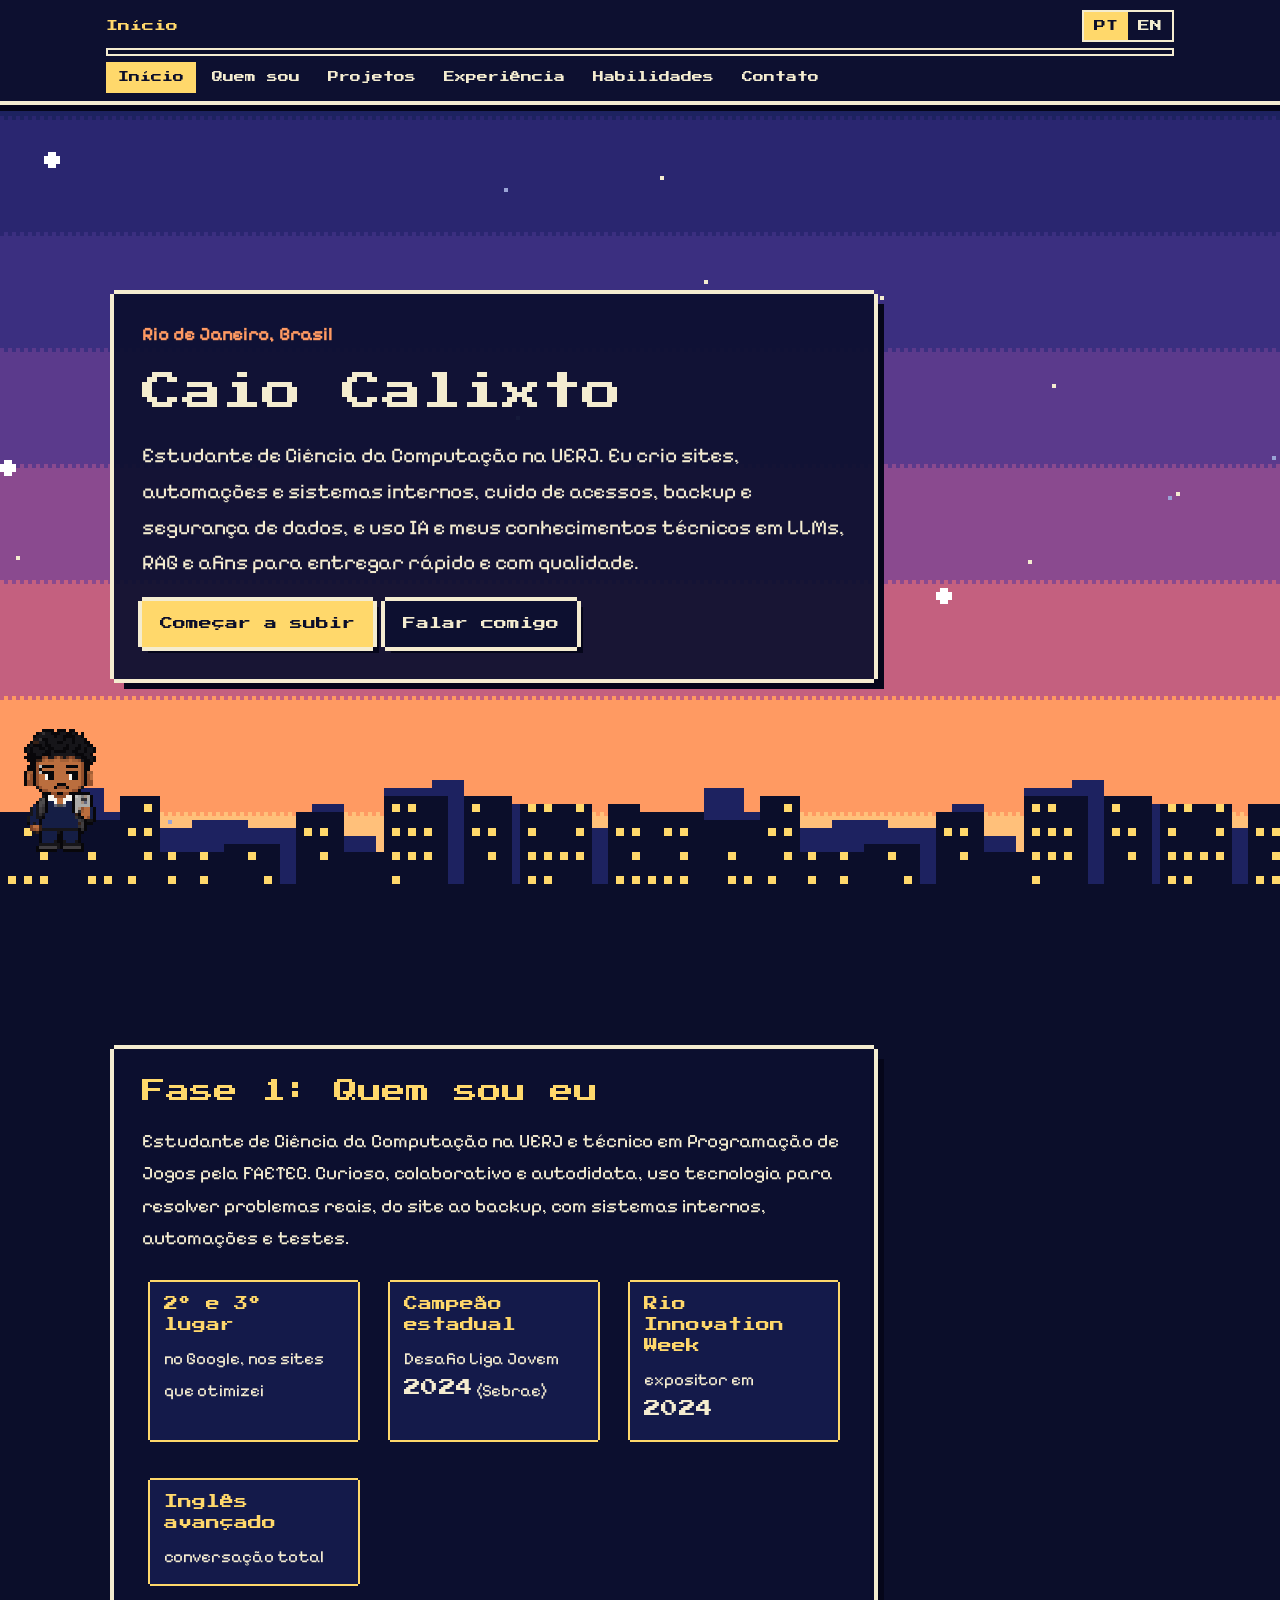
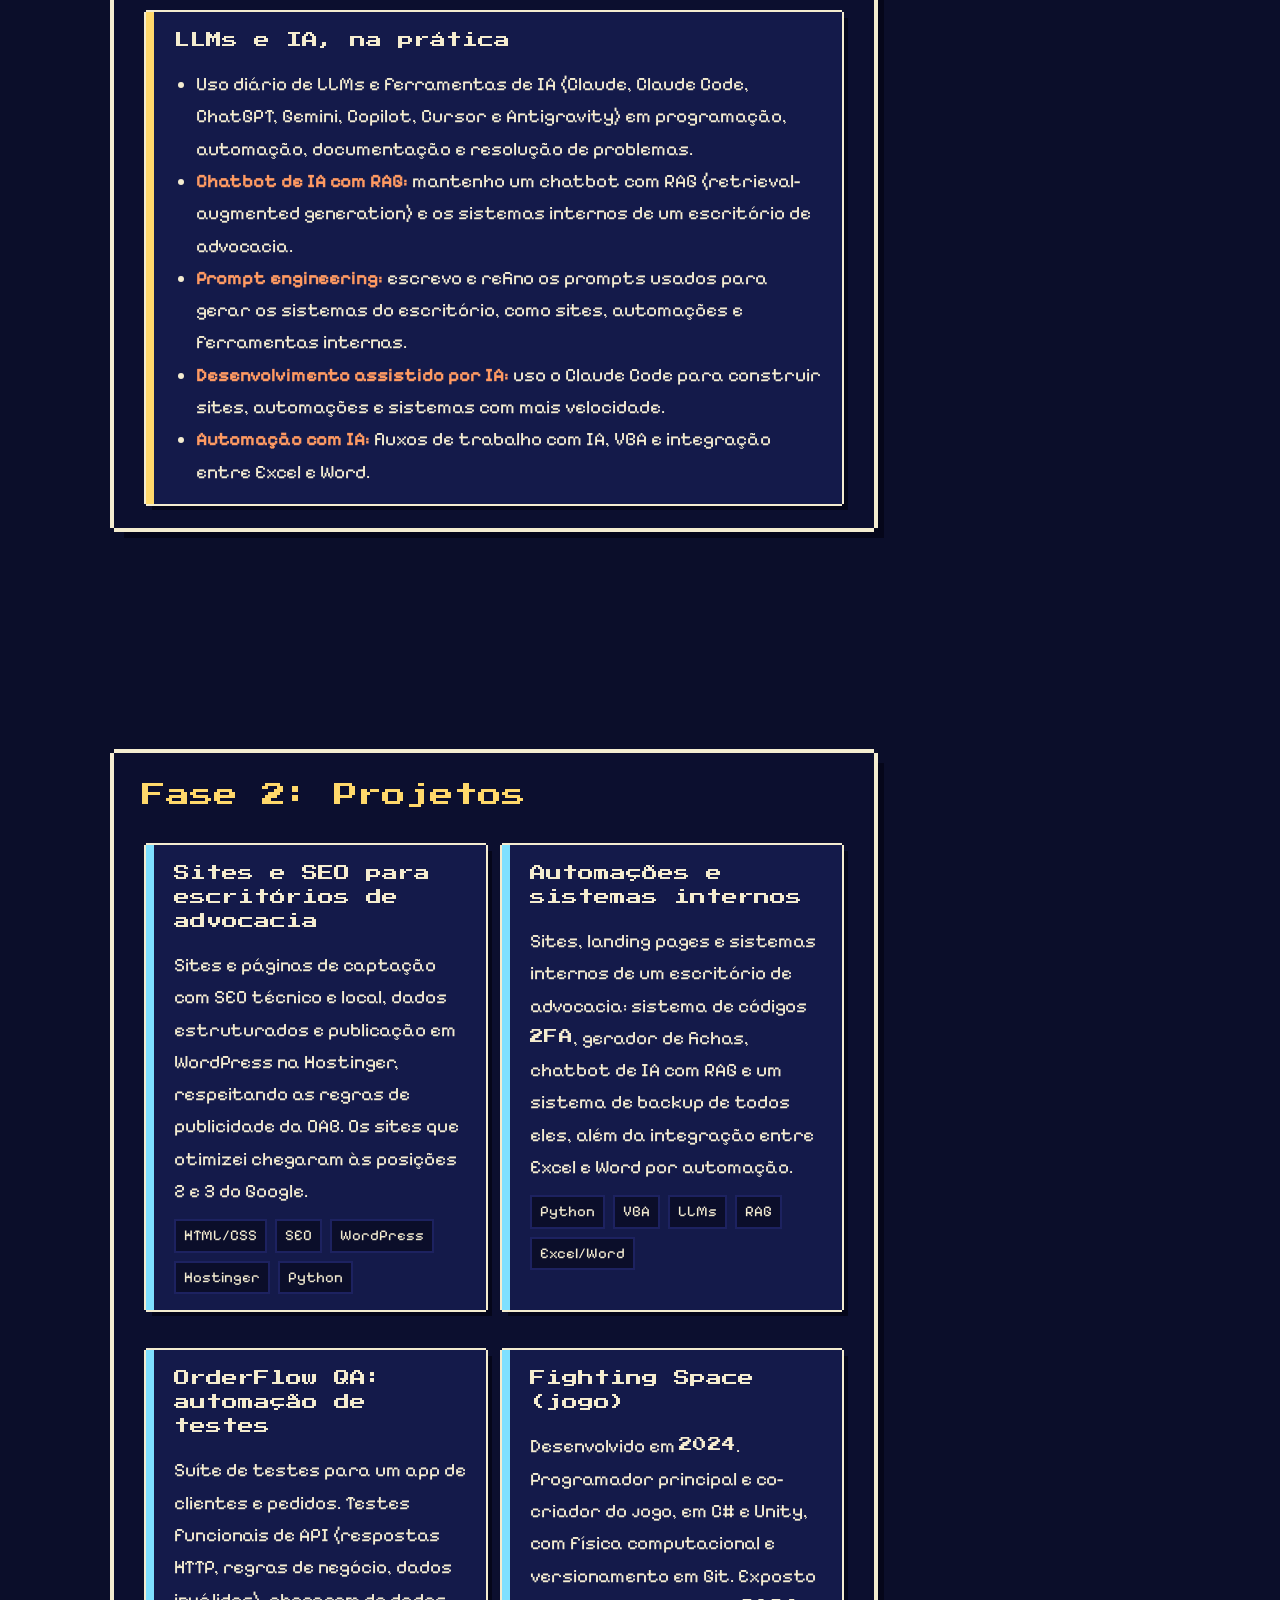
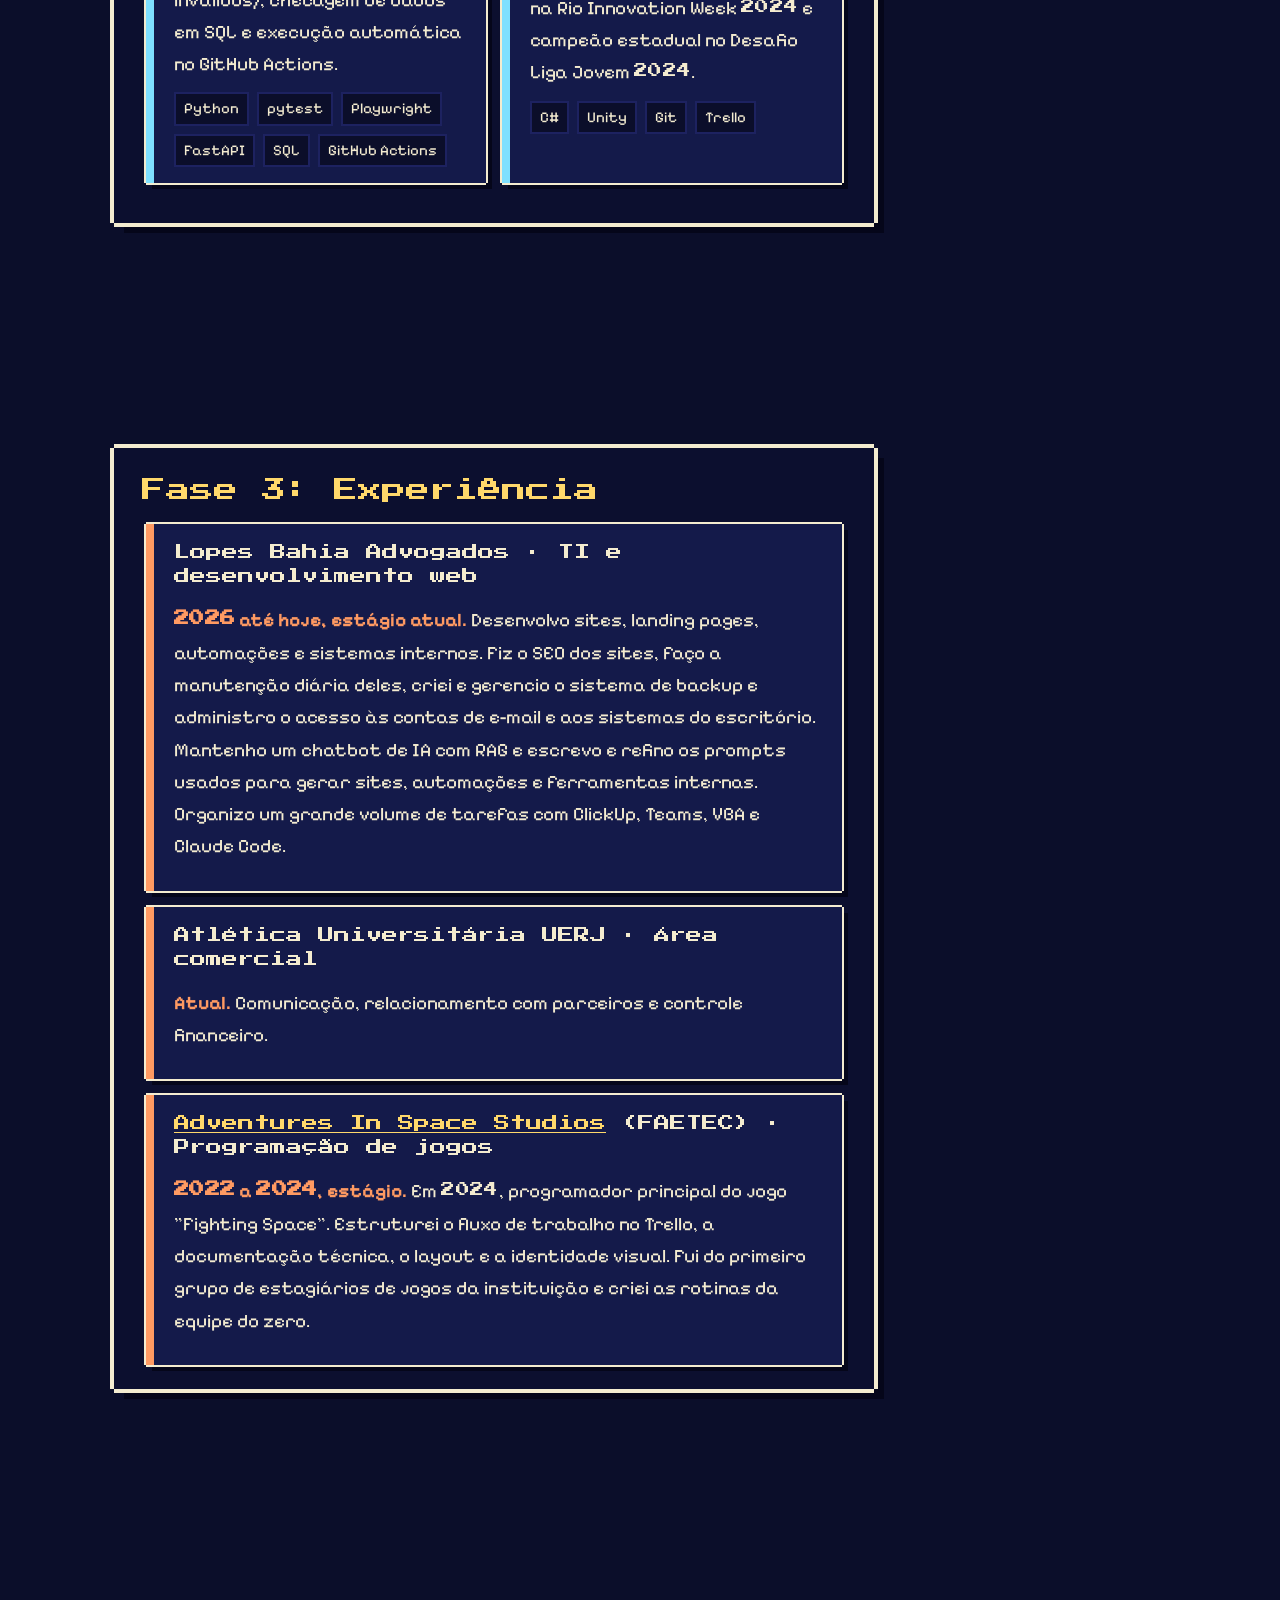
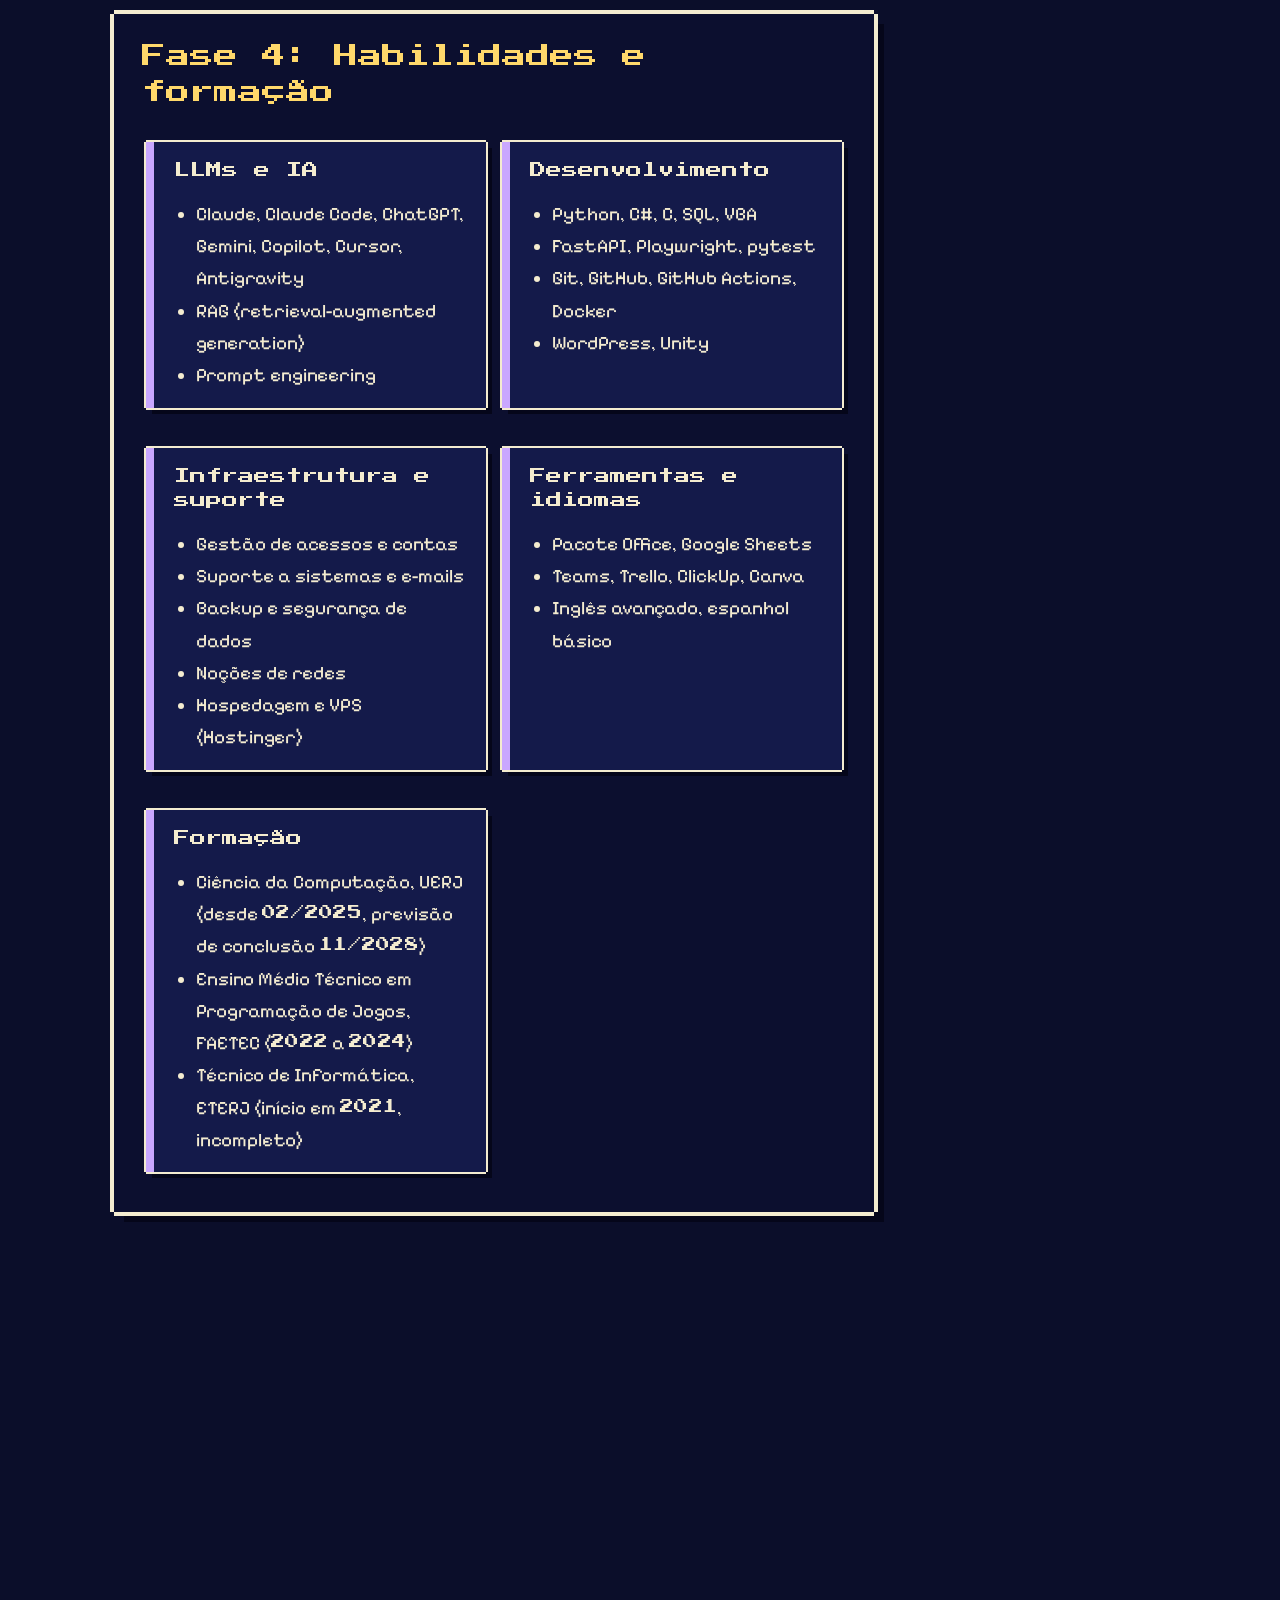
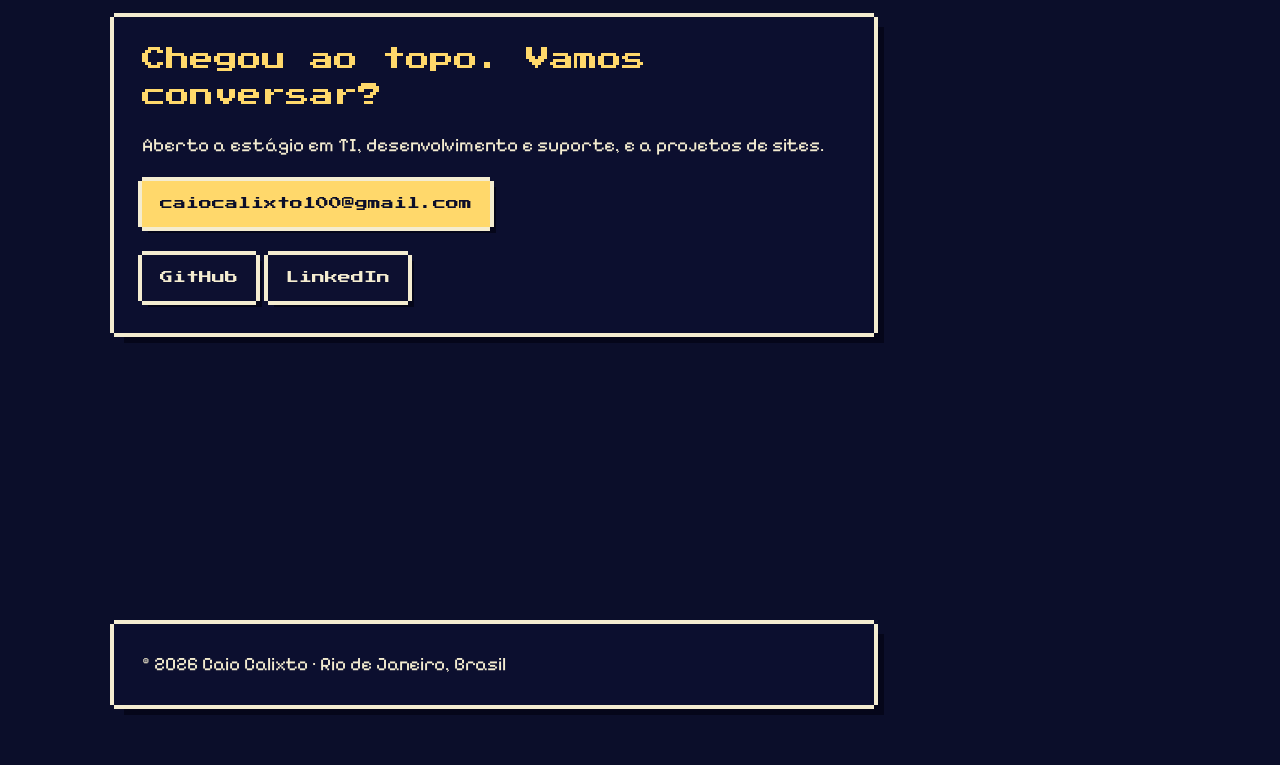
<file: index.html>
<!doctype html>
<html lang="pt-BR">
<head>
<meta charset="utf-8">
<meta name="viewport" content="width=device-width, initial-scale=1">
<title>Caio Calixto | Desenvolvedor e Suporte de TI</title>
<meta name="description" content="Estudante de Ciência da Computação na UERJ. Sites, automações, SEO, backup e suporte de TI, com Python, WordPress, LLMs e RAG.">
<meta name="theme-color" content="#0b0e2a">
<meta property="og:type" content="website">
<meta property="og:title" content="Caio Calixto | Desenvolvedor e Suporte de TI">
<meta property="og:description" content="Sites, automações, SEO, backup e suporte de TI. Estudante de Ciência da Computação na UERJ.">
<meta property="og:locale" content="pt_BR">
<link rel="alternate" hreflang="en" href="en/">
<link rel="icon" href="data:image/svg+xml,%3Csvg xmlns='http://www.w3.org/2000/svg' viewBox='0 0 16 16' shape-rendering='crispEdges'%3E%3Crect width='16' height='16' fill='%230b0e2a'/%3E%3Crect x='3' y='2' width='10' height='10' fill='%23f4ecd0'/%3E%3Crect x='4' y='5' width='8' height='4' fill='%231d2260'/%3E%3Crect x='5' y='6' width='2' height='1' fill='%237fe0ff'/%3E%3Crect x='4' y='12' width='8' height='2' fill='%23ffd86b'/%3E%3C/svg%3E">
<link rel="preload" href="jogo/fontes/press-start-2p.woff2" as="font" type="font/woff2" crossorigin>
<link rel="stylesheet" href="jogo/estilo.css">
<script type="application/ld+json">
{"@context":"https://schema.org","@type":"Person","name":"Caio Calixto","jobTitle":"Desenvolvedor Web e Suporte de TI","email":"mailto:caiocalixto100@gmail.com","url":"https://github.com/CaioXCalixto","sameAs":["https://github.com/CaioXCalixto","https://www.linkedin.com/in/caio-calixto-328668274"],"alumniOf":[{"@type":"CollegeOrUniversity","name":"Universidade do Estado do Rio de Janeiro (UERJ)"},{"@type":"EducationalOrganization","name":"FAETEC"}],"knowsLanguage":["pt-BR","en"],"knowsAbout":["Python","WordPress","SEO","LLMs","RAG","Prompt engineering","Automação","Backup e segurança de dados","Teste automatizado"]}
</script>
</head>
<body>
<a class="pular" href="#fase-1">Pular para o conteúdo</a>
<canvas id="ceu" aria-hidden="true"></canvas>
<canvas id="astronauta" width="24" height="41" aria-hidden="true"></canvas>

<header class="hud">
  <div class="hud-linha">
    <span id="hud-fase">Início</span>
    <div class="idioma" role="group" aria-label="Idioma"><span aria-current="true">PT</span><a href="en/" hreflang="en" lang="en" aria-label="Switch to English">EN</a></div>
  </div>
  <div class="altitude" id="hud-altitude" role="presentation"><span></span></div>
  <nav class="fases" aria-label="Fases">
    <a href="#inicio">Início</a>
    <a href="#fase-1">Quem sou</a>
    <a href="#fase-2">Projetos</a>
    <a href="#fase-3">Experiência</a>
    <a href="#fase-4">Habilidades</a>
    <a href="#contato">Contato</a>
  </nav>
</header>

<main>
  <section id="inicio" data-fase="Início">
    <div class="painel">
      <p class="rotulo">Rio de Janeiro, Brasil</p>
      <h1>Caio Calixto</h1>
      <p class="lead">Estudante de Ciência da Computação na UERJ. Eu crio sites, automações e sistemas internos, cuido de acessos, backup e segurança de dados, e uso IA e meus conhecimentos técnicos em LLMs, RAG e afins para entregar rápido e com qualidade.</p>
      <p><a class="btn" href="#fase-1">Começar a subir</a><a class="btn s" href="#contato">Falar comigo</a></p>
    </div>
  </section>

  <section id="fase-1" data-fase="Fase 1: Quem sou eu">
    <div class="painel">
      <h2>Fase 1: Quem sou eu</h2>
      <p>Estudante de Ciência da Computação na UERJ e técnico em Programação de Jogos pela FAETEC. Curioso, colaborativo e autodidata, uso tecnologia para resolver problemas reais, do site ao backup, com sistemas internos, automações e testes.</p>
      <ul class="conquistas">
        <li class="selo"><b>2º e 3º lugar</b><span>no Google, nos sites que otimizei</span></li>
        <li class="selo"><b>Campeão estadual</b><span>Desafio Liga Jovem <span class="num">2024</span> (Sebrae)</span></li>
        <li class="selo"><b>Rio Innovation Week</b><span>expositor em <span class="num">2024</span></span></li>
        <li class="selo"><b>Inglês avançado</b><span>conversação total</span></li>
      </ul>
      <article class="painel-item">
        <h3>LLMs e IA, na prática</h3>
        <ul class="simples">
          <li>Uso diário de LLMs e ferramentas de IA (Claude, Claude Code, ChatGPT, Gemini, Copilot, Cursor e Antigravity) em programação, automação, documentação e resolução de problemas.</li>
          <li><b class="rotulo">Chatbot de IA com RAG:</b> mantenho um chatbot com RAG (retrieval-augmented generation) e os sistemas internos de um escritório de advocacia.</li>
          <li><b class="rotulo">Prompt engineering:</b> escrevo e refino os prompts usados para gerar os sistemas do escritório, como sites, automações e ferramentas internas.</li>
          <li><b class="rotulo">Desenvolvimento assistido por IA:</b> uso o Claude Code para construir sites, automações e sistemas com mais velocidade.</li>
          <li><b class="rotulo">Automação com IA:</b> fluxos de trabalho com IA, VBA e integração entre Excel e Word.</li>
        </ul>
      </article>
    </div>
  </section>

  <section id="fase-2" data-fase="Fase 2: Projetos">
    <div class="painel">
      <h2>Fase 2: Projetos</h2>
      <div class="grade">
        <article class="painel-item">
          <h3>Sites e SEO para escritórios de advocacia</h3>
          <p>Sites e páginas de captação com SEO técnico e local, dados estruturados e publicação em WordPress na Hostinger, respeitando as regras de publicidade da OAB. Os sites que otimizei chegaram às posições 2 e 3 do Google.</p>
          <ul class="etiquetas"><li>HTML/CSS</li><li>SEO</li><li>WordPress</li><li>Hostinger</li><li>Python</li></ul>
        </article>
        <article class="painel-item">
          <h3>Automações e sistemas internos</h3>
          <p>Sites, landing pages e sistemas internos de um escritório de advocacia: sistema de códigos <span class="num">2FA</span>, gerador de fichas, chatbot de IA com RAG e um sistema de backup de todos eles, além da integração entre Excel e Word por automação.</p>
          <ul class="etiquetas"><li>Python</li><li>VBA</li><li>LLMs</li><li>RAG</li><li>Excel/Word</li></ul>
        </article>
        <article class="painel-item">
          <h3>OrderFlow QA: automação de testes</h3>
          <p>Suíte de testes para um app de clientes e pedidos. Testes funcionais de API (respostas HTTP, regras de negócio, dados inválidos), checagem de dados em SQL e execução automática no GitHub Actions.</p>
          <ul class="etiquetas"><li>Python</li><li>pytest</li><li>Playwright</li><li>FastAPI</li><li>SQL</li><li>GitHub Actions</li></ul>
        </article>
        <article class="painel-item">
          <h3>Fighting Space (jogo)</h3>
          <p>Desenvolvido em <span class="num">2024</span>. Programador principal e co-criador do jogo, em C# e Unity, com física computacional e versionamento em Git. Exposto na Rio Innovation Week <span class="num">2024</span> e campeão estadual no Desafio Liga Jovem <span class="num">2024</span>.</p>
          <ul class="etiquetas"><li>C#</li><li>Unity</li><li>Git</li><li>Trello</li></ul>
        </article>
      </div>
    </div>
  </section>

  <section id="fase-3" data-fase="Fase 3: Experiência">
    <div class="painel">
      <h2>Fase 3: Experiência</h2>
      <article class="painel-item">
        <h3>Lopes Bahia Advogados · TI e desenvolvimento web</h3>
        <p><span class="rotulo"><span class="num">2026</span> até hoje, estágio atual.</span> Desenvolvo sites, landing pages, automações e sistemas internos. Fiz o SEO dos sites, faço a manutenção diária deles, criei e gerencio o sistema de backup e administro o acesso às contas de e-mail e aos sistemas do escritório. Mantenho um chatbot de IA com RAG e escrevo e refino os prompts usados para gerar sites, automações e ferramentas internas. Organizo um grande volume de tarefas com ClickUp, Teams, VBA e Claude Code.</p>
      </article>
      <article class="painel-item">
        <h3>Atlética Universitária UERJ · Área comercial</h3>
        <p><span class="rotulo">Atual.</span> Comunicação, relacionamento com parceiros e controle financeiro.</p>
      </article>
      <article class="painel-item">
        <h3><a href="https://adventures-studios.com/equipe" rel="noopener">Adventures In Space Studios</a> (FAETEC) · Programação de jogos</h3>
        <p><span class="rotulo"><span class="num">2022</span> a <span class="num">2024</span>, estágio.</span> Em <span class="num">2024</span>, programador principal do jogo "Fighting Space". Estruturei o fluxo de trabalho no Trello, a documentação técnica, o layout e a identidade visual. Fui do primeiro grupo de estagiários de jogos da instituição e criei as rotinas da equipe do zero.</p>
      </article>
    </div>
  </section>

  <section id="fase-4" data-fase="Fase 4: Habilidades e formação">
    <div class="painel">
      <h2>Fase 4: Habilidades e formação</h2>
      <div class="grade">
        <article class="painel-item"><h3>LLMs e IA</h3><ul class="simples"><li>Claude, Claude Code, ChatGPT, Gemini, Copilot, Cursor, Antigravity</li><li>RAG (retrieval-augmented generation)</li><li>Prompt engineering</li></ul></article>
        <article class="painel-item"><h3>Desenvolvimento</h3><ul class="simples"><li>Python, C#, C, SQL, VBA</li><li>FastAPI, Playwright, pytest</li><li>Git, GitHub, GitHub Actions, Docker</li><li>WordPress, Unity</li></ul></article>
        <article class="painel-item"><h3>Infraestrutura e suporte</h3><ul class="simples"><li>Gestão de acessos e contas</li><li>Suporte a sistemas e e-mails</li><li>Backup e segurança de dados</li><li>Noções de redes</li><li>Hospedagem e VPS (Hostinger)</li></ul></article>
        <article class="painel-item"><h3>Ferramentas e idiomas</h3><ul class="simples"><li>Pacote Office, Google Sheets</li><li>Teams, Trello, ClickUp, Canva</li><li>Inglês avançado, espanhol básico</li></ul></article>
        <article class="painel-item"><h3>Formação</h3><ul class="simples"><li>Ciência da Computação, UERJ (desde <span class="num">02/2025</span>, previsão de conclusão <span class="num">11/2028</span>)</li><li>Ensino Médio Técnico em Programação de Jogos, FAETEC (<span class="num">2022</span> a <span class="num">2024</span>)</li><li>Técnico de Informática, ETERJ (início em <span class="num">2021</span>, incompleto)</li></ul></article>
      </div>
    </div>
  </section>

  <section id="contato" data-fase="Final: Contato">
    <div class="painel">
      <h2>Chegou ao topo. Vamos conversar?</h2>
      <p>Aberto a estágio em TI, desenvolvimento e suporte, e a projetos de sites.</p>
      <p><a class="btn" href="mailto:caiocalixto100@gmail.com">caiocalixto100@gmail.com</a></p>
      <p><a class="btn s" href="https://github.com/CaioXCalixto" rel="noopener">GitHub</a><a class="btn s" href="https://www.linkedin.com/in/caio-calixto-328668274" rel="noopener">LinkedIn</a></p>
    </div>
  </section>
</main>

<footer><div class="painel">© <span id="ano">2026</span> Caio Calixto · Rio de Janeiro, Brasil</div></footer>

<script src="jogo/sprites.js"></script>
<script src="jogo/ceu.js"></script>
<script src="jogo/jogo.js"></script>
</body>
</html>
</file>
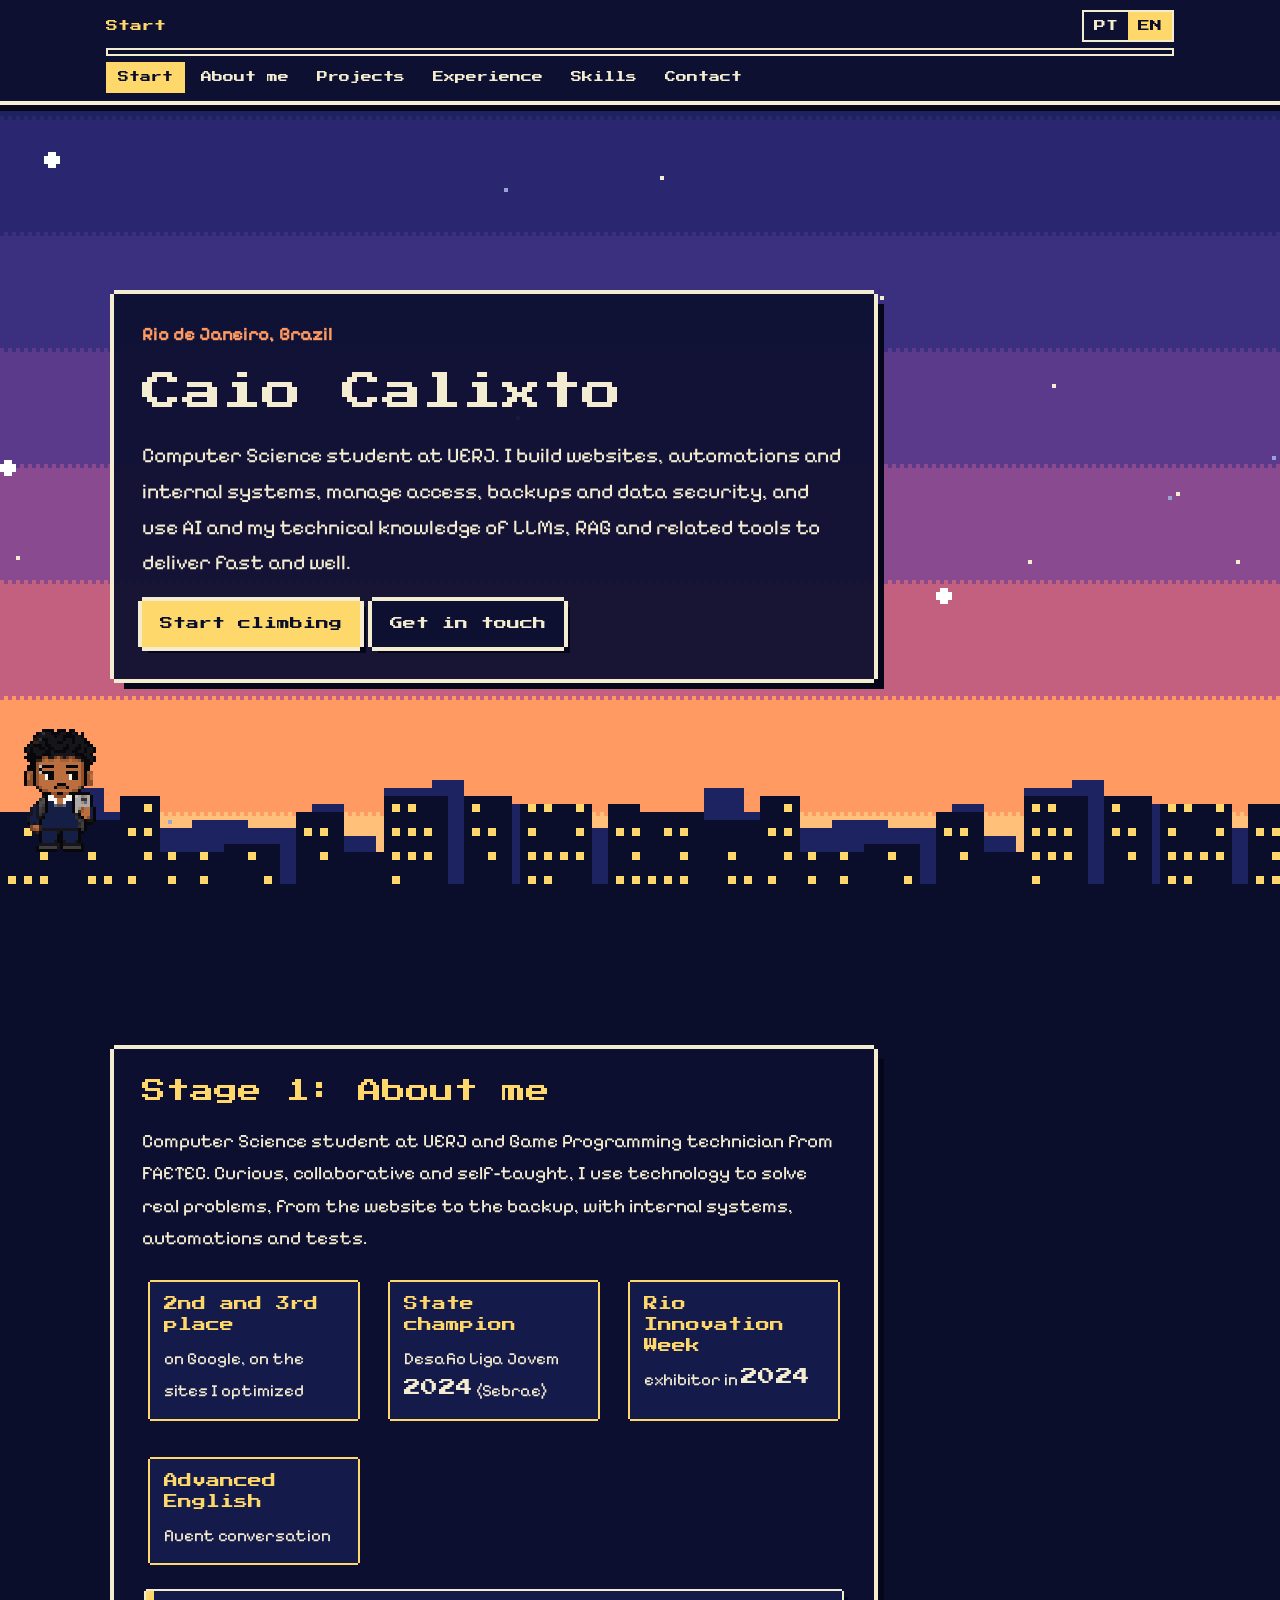
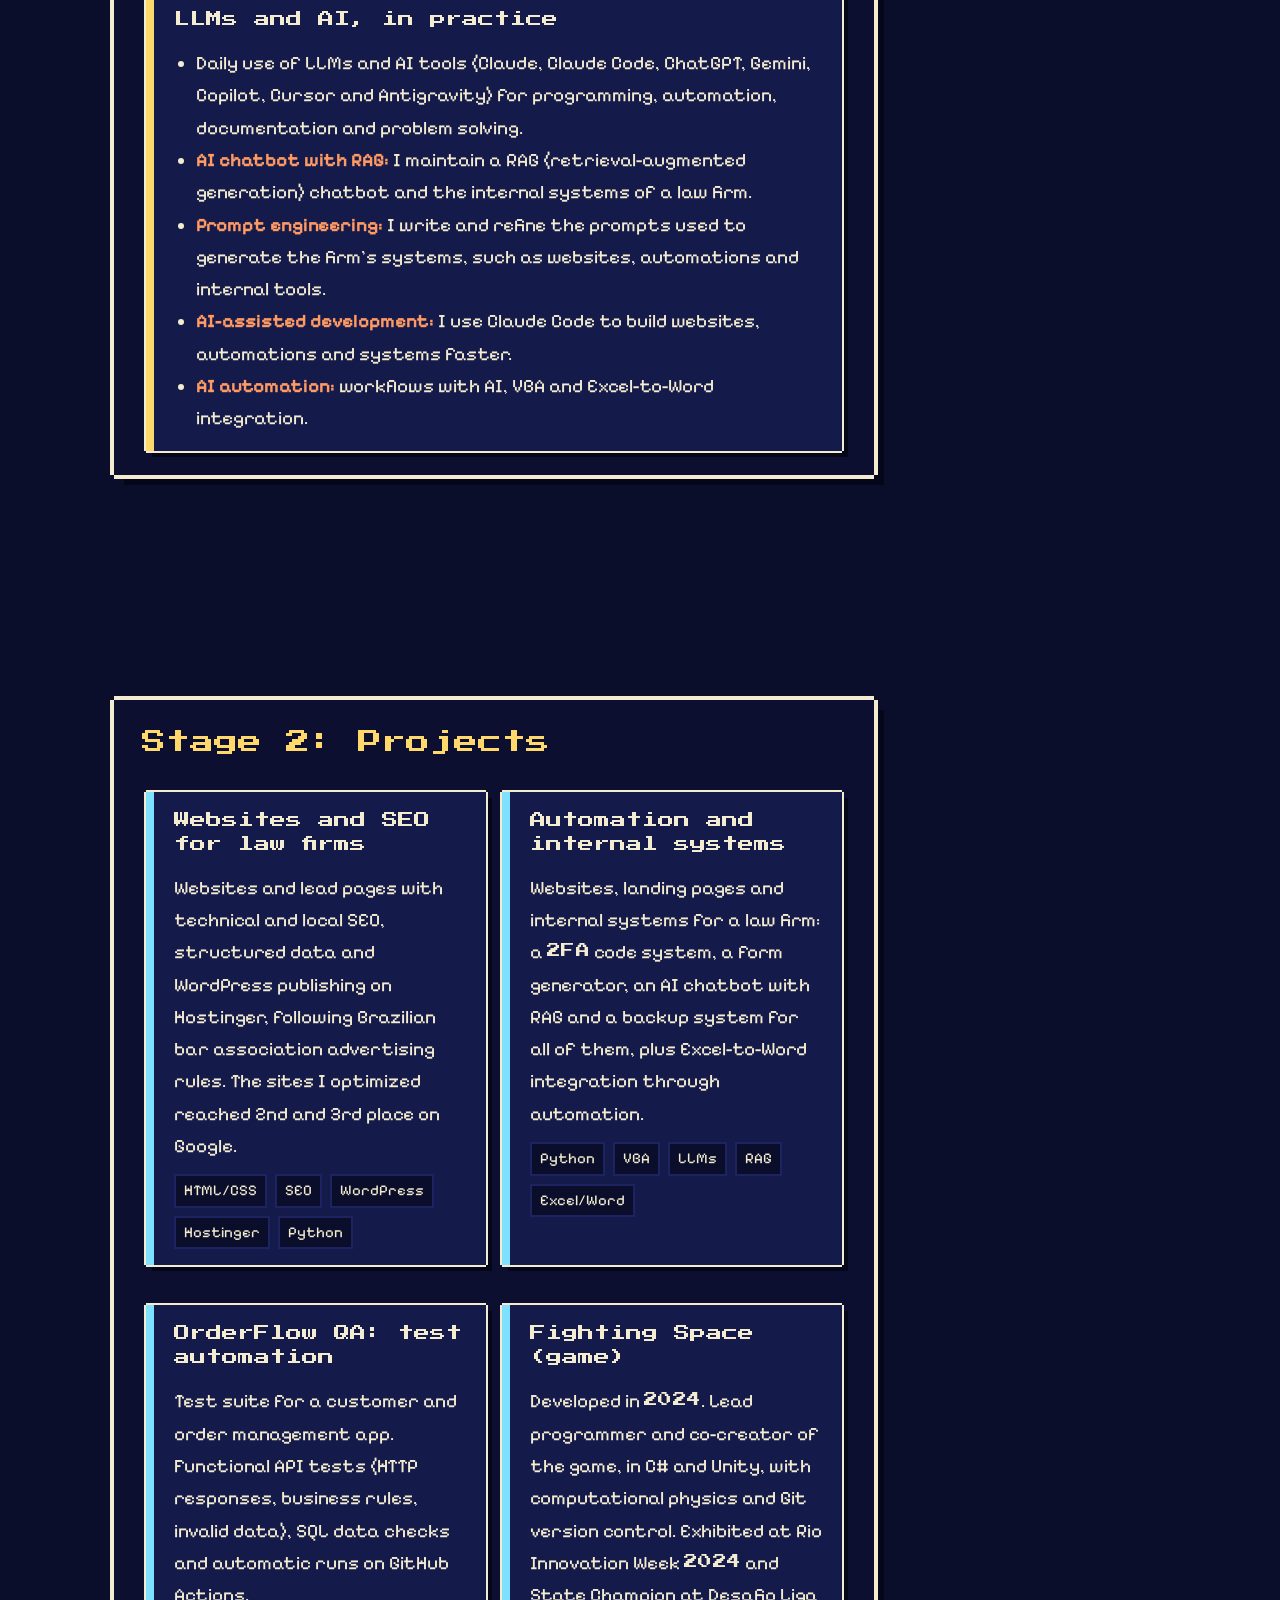
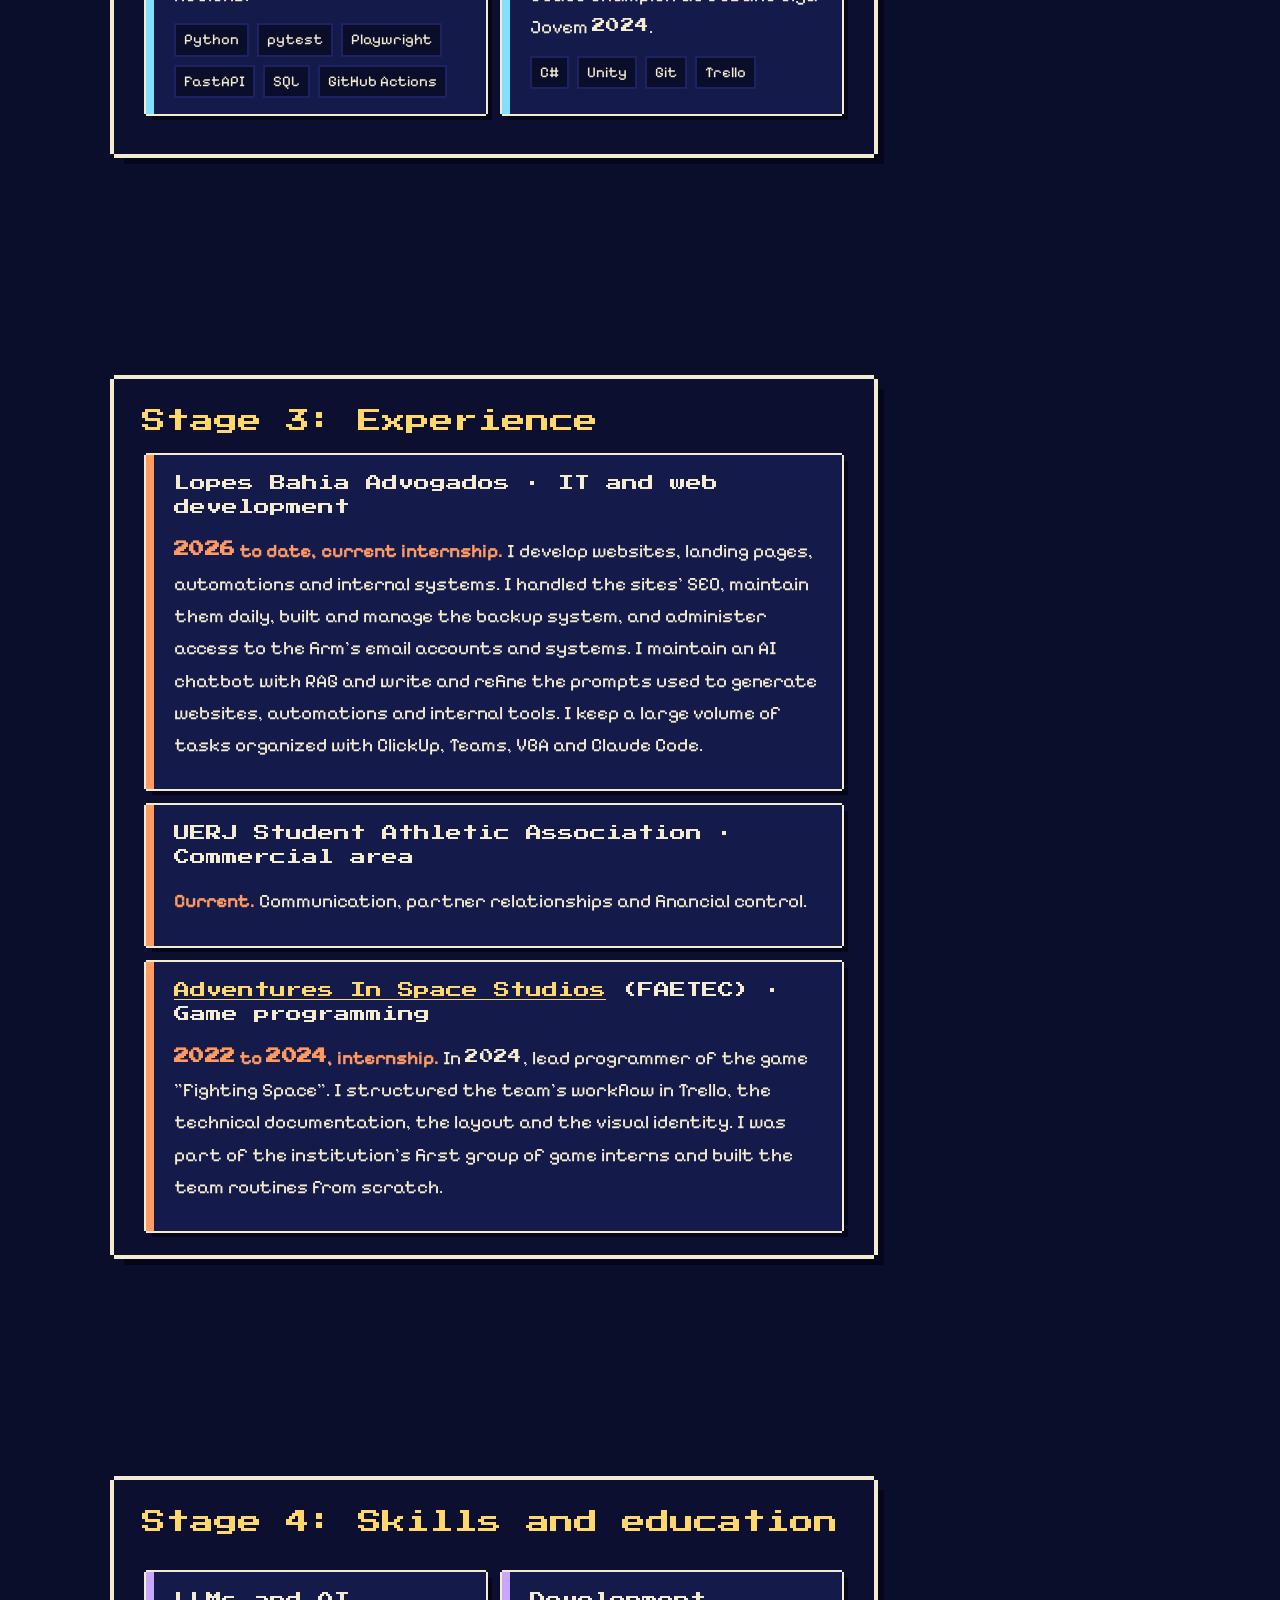
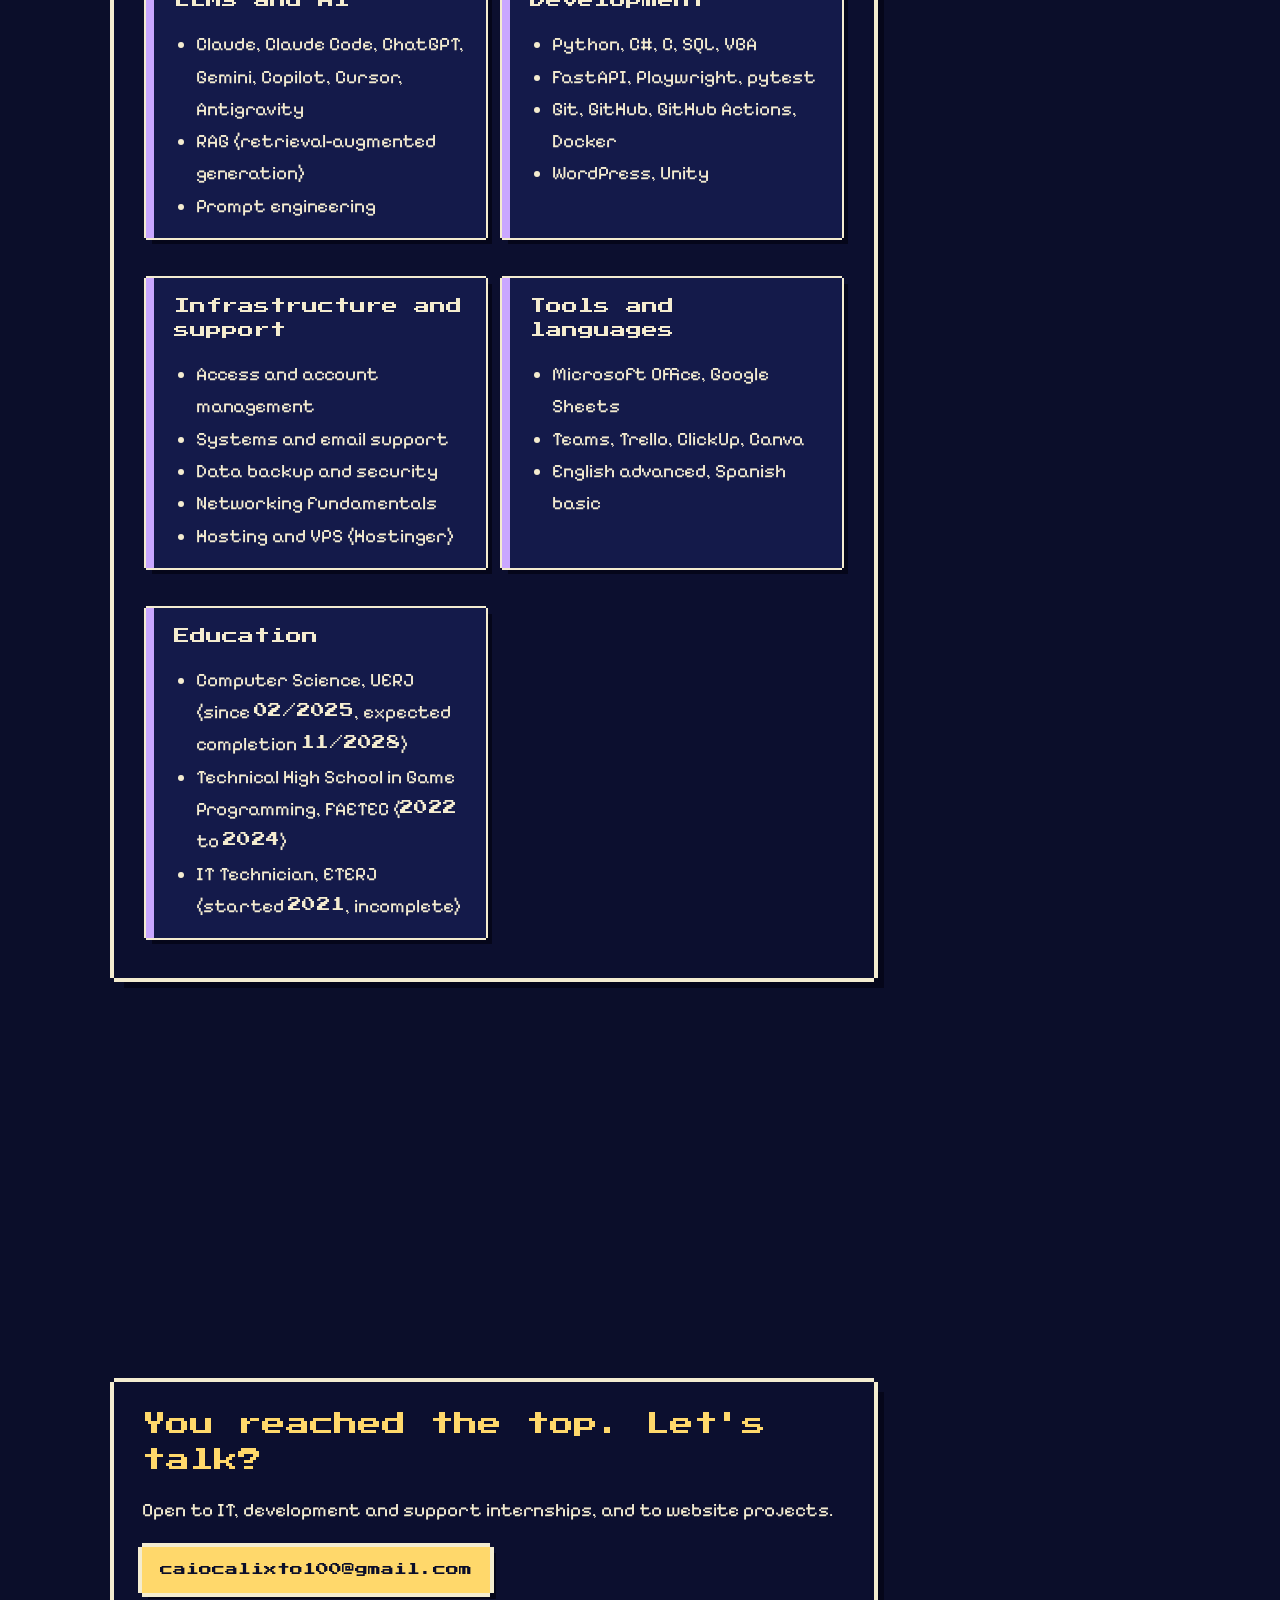
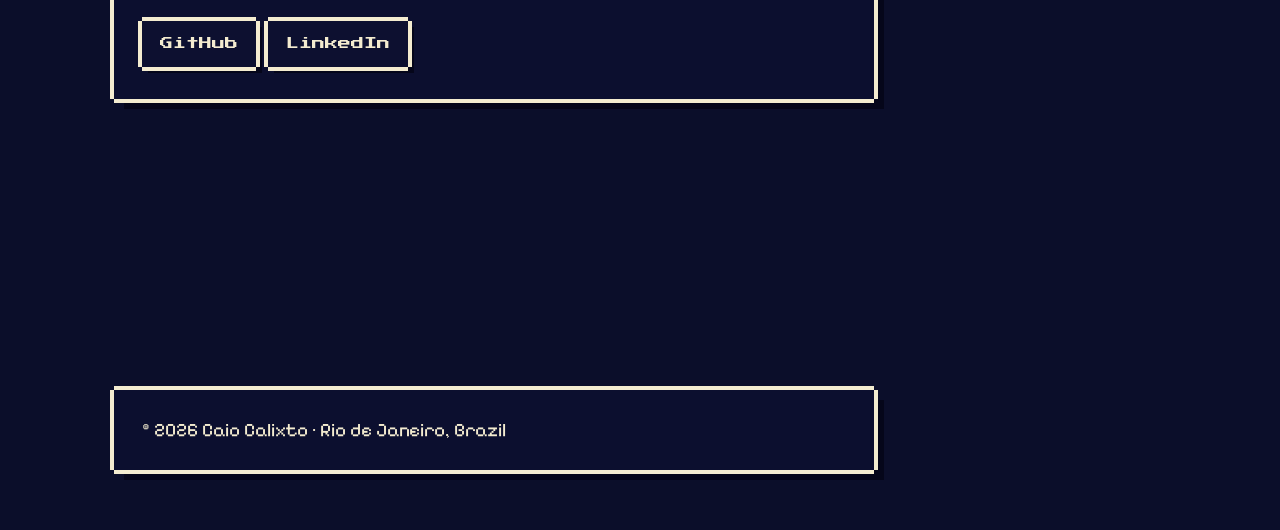
<file: en/index.html>
<!doctype html>
<html lang="en">
<head>
<meta charset="utf-8">
<meta name="viewport" content="width=device-width, initial-scale=1">
<title>Caio Calixto | Developer and IT Support</title>
<meta name="description" content="Computer Science student at UERJ. Websites, automation, SEO, data backup and IT support with Python, WordPress, LLMs and RAG.">
<meta name="theme-color" content="#0b0e2a">
<meta property="og:type" content="website">
<meta property="og:title" content="Caio Calixto | Developer and IT Support">
<meta property="og:description" content="Websites, automation, SEO, backup and IT support. Computer Science student at UERJ.">
<meta property="og:locale" content="en_US">
<link rel="alternate" hreflang="pt-BR" href="../">
<link rel="icon" href="data:image/svg+xml,%3Csvg xmlns='http://www.w3.org/2000/svg' viewBox='0 0 16 16' shape-rendering='crispEdges'%3E%3Crect width='16' height='16' fill='%230b0e2a'/%3E%3Crect x='3' y='2' width='10' height='10' fill='%23f4ecd0'/%3E%3Crect x='4' y='5' width='8' height='4' fill='%231d2260'/%3E%3Crect x='5' y='6' width='2' height='1' fill='%237fe0ff'/%3E%3Crect x='4' y='12' width='8' height='2' fill='%23ffd86b'/%3E%3C/svg%3E">
<link rel="preload" href="../jogo/fontes/press-start-2p.woff2" as="font" type="font/woff2" crossorigin>
<link rel="stylesheet" href="../jogo/estilo.css">
<script type="application/ld+json">
{"@context":"https://schema.org","@type":"Person","name":"Caio Calixto","jobTitle":"Web Developer and IT Support","email":"mailto:caiocalixto100@gmail.com","url":"https://github.com/CaioXCalixto","sameAs":["https://github.com/CaioXCalixto","https://www.linkedin.com/in/caio-calixto-328668274"],"alumniOf":[{"@type":"CollegeOrUniversity","name":"State University of Rio de Janeiro (UERJ)"},{"@type":"EducationalOrganization","name":"FAETEC"}],"knowsLanguage":["pt-BR","en"],"knowsAbout":["Python","WordPress","SEO","LLMs","RAG","Prompt engineering","Automation","Data backup and security","Test automation"]}
</script>
</head>
<body>
<a class="pular" href="#fase-1">Skip to content</a>
<canvas id="ceu" aria-hidden="true"></canvas>
<canvas id="astronauta" width="24" height="41" aria-hidden="true"></canvas>

<header class="hud">
  <div class="hud-linha">
    <span id="hud-fase">Start</span>
    <div class="idioma" role="group" aria-label="Language"><a href="../" hreflang="pt-BR" lang="pt-BR" aria-label="Mudar para português">PT</a><span aria-current="true">EN</span></div>
  </div>
  <div class="altitude" id="hud-altitude" role="presentation"><span></span></div>
  <nav class="fases" aria-label="Stages">
    <a href="#inicio">Start</a>
    <a href="#fase-1">About me</a>
    <a href="#fase-2">Projects</a>
    <a href="#fase-3">Experience</a>
    <a href="#fase-4">Skills</a>
    <a href="#contato">Contact</a>
  </nav>
</header>

<main>
  <section id="inicio" data-fase="Start">
    <div class="painel">
      <p class="rotulo">Rio de Janeiro, Brazil</p>
      <h1>Caio Calixto</h1>
      <p class="lead">Computer Science student at UERJ. I build websites, automations and internal systems, manage access, backups and data security, and use AI and my technical knowledge of LLMs, RAG and related tools to deliver fast and well.</p>
      <p><a class="btn" href="#fase-1">Start climbing</a><a class="btn s" href="#contato">Get in touch</a></p>
    </div>
  </section>

  <section id="fase-1" data-fase="Stage 1: About me">
    <div class="painel">
      <h2>Stage 1: About me</h2>
      <p>Computer Science student at UERJ and Game Programming technician from FAETEC. Curious, collaborative and self-taught, I use technology to solve real problems, from the website to the backup, with internal systems, automations and tests.</p>
      <ul class="conquistas">
        <li class="selo"><b>2nd and 3rd place</b><span>on Google, on the sites I optimized</span></li>
        <li class="selo"><b>State champion</b><span>Desafio Liga Jovem <span class="num">2024</span> (Sebrae)</span></li>
        <li class="selo"><b>Rio Innovation Week</b><span>exhibitor in <span class="num">2024</span></span></li>
        <li class="selo"><b>Advanced English</b><span>fluent conversation</span></li>
      </ul>
      <article class="painel-item">
        <h3>LLMs and AI, in practice</h3>
        <ul class="simples">
          <li>Daily use of LLMs and AI tools (Claude, Claude Code, ChatGPT, Gemini, Copilot, Cursor and Antigravity) for programming, automation, documentation and problem solving.</li>
          <li><b class="rotulo">AI chatbot with RAG:</b> I maintain a RAG (retrieval-augmented generation) chatbot and the internal systems of a law firm.</li>
          <li><b class="rotulo">Prompt engineering:</b> I write and refine the prompts used to generate the firm's systems, such as websites, automations and internal tools.</li>
          <li><b class="rotulo">AI-assisted development:</b> I use Claude Code to build websites, automations and systems faster.</li>
          <li><b class="rotulo">AI automation:</b> workflows with AI, VBA and Excel-to-Word integration.</li>
        </ul>
      </article>
    </div>
  </section>

  <section id="fase-2" data-fase="Stage 2: Projects">
    <div class="painel">
      <h2>Stage 2: Projects</h2>
      <div class="grade">
        <article class="painel-item">
          <h3>Websites and SEO for law firms</h3>
          <p>Websites and lead pages with technical and local SEO, structured data and WordPress publishing on Hostinger, following Brazilian bar association advertising rules. The sites I optimized reached 2nd and 3rd place on Google.</p>
          <ul class="etiquetas"><li>HTML/CSS</li><li>SEO</li><li>WordPress</li><li>Hostinger</li><li>Python</li></ul>
        </article>
        <article class="painel-item">
          <h3>Automation and internal systems</h3>
          <p>Websites, landing pages and internal systems for a law firm: a <span class="num">2FA</span> code system, a form generator, an AI chatbot with RAG and a backup system for all of them, plus Excel-to-Word integration through automation.</p>
          <ul class="etiquetas"><li>Python</li><li>VBA</li><li>LLMs</li><li>RAG</li><li>Excel/Word</li></ul>
        </article>
        <article class="painel-item">
          <h3>OrderFlow QA: test automation</h3>
          <p>Test suite for a customer and order management app. Functional API tests (HTTP responses, business rules, invalid data), SQL data checks and automatic runs on GitHub Actions.</p>
          <ul class="etiquetas"><li>Python</li><li>pytest</li><li>Playwright</li><li>FastAPI</li><li>SQL</li><li>GitHub Actions</li></ul>
        </article>
        <article class="painel-item">
          <h3>Fighting Space (game)</h3>
          <p>Developed in <span class="num">2024</span>. Lead programmer and co-creator of the game, in C# and Unity, with computational physics and Git version control. Exhibited at Rio Innovation Week <span class="num">2024</span> and State Champion at Desafio Liga Jovem <span class="num">2024</span>.</p>
          <ul class="etiquetas"><li>C#</li><li>Unity</li><li>Git</li><li>Trello</li></ul>
        </article>
      </div>
    </div>
  </section>

  <section id="fase-3" data-fase="Stage 3: Experience">
    <div class="painel">
      <h2>Stage 3: Experience</h2>
      <article class="painel-item">
        <h3>Lopes Bahia Advogados · IT and web development</h3>
        <p><span class="rotulo"><span class="num">2026</span> to date, current internship.</span> I develop websites, landing pages, automations and internal systems. I handled the sites' SEO, maintain them daily, built and manage the backup system, and administer access to the firm's email accounts and systems. I maintain an AI chatbot with RAG and write and refine the prompts used to generate websites, automations and internal tools. I keep a large volume of tasks organized with ClickUp, Teams, VBA and Claude Code.</p>
      </article>
      <article class="painel-item">
        <h3>UERJ Student Athletic Association · Commercial area</h3>
        <p><span class="rotulo">Current.</span> Communication, partner relationships and financial control.</p>
      </article>
      <article class="painel-item">
        <h3><a href="https://adventures-studios.com/equipe" rel="noopener">Adventures In Space Studios</a> (FAETEC) · Game programming</h3>
        <p><span class="rotulo"><span class="num">2022</span> to <span class="num">2024</span>, internship.</span> In <span class="num">2024</span>, lead programmer of the game "Fighting Space". I structured the team's workflow in Trello, the technical documentation, the layout and the visual identity. I was part of the institution's first group of game interns and built the team routines from scratch.</p>
      </article>
    </div>
  </section>

  <section id="fase-4" data-fase="Stage 4: Skills and education">
    <div class="painel">
      <h2>Stage 4: Skills and education</h2>
      <div class="grade">
        <article class="painel-item"><h3>LLMs and AI</h3><ul class="simples"><li>Claude, Claude Code, ChatGPT, Gemini, Copilot, Cursor, Antigravity</li><li>RAG (retrieval-augmented generation)</li><li>Prompt engineering</li></ul></article>
        <article class="painel-item"><h3>Development</h3><ul class="simples"><li>Python, C#, C, SQL, VBA</li><li>FastAPI, Playwright, pytest</li><li>Git, GitHub, GitHub Actions, Docker</li><li>WordPress, Unity</li></ul></article>
        <article class="painel-item"><h3>Infrastructure and support</h3><ul class="simples"><li>Access and account management</li><li>Systems and email support</li><li>Data backup and security</li><li>Networking fundamentals</li><li>Hosting and VPS (Hostinger)</li></ul></article>
        <article class="painel-item"><h3>Tools and languages</h3><ul class="simples"><li>Microsoft Office, Google Sheets</li><li>Teams, Trello, ClickUp, Canva</li><li>English advanced, Spanish basic</li></ul></article>
        <article class="painel-item"><h3>Education</h3><ul class="simples"><li>Computer Science, UERJ (since <span class="num">02/2025</span>, expected completion <span class="num">11/2028</span>)</li><li>Technical High School in Game Programming, FAETEC (<span class="num">2022</span> to <span class="num">2024</span>)</li><li>IT Technician, ETERJ (started <span class="num">2021</span>, incomplete)</li></ul></article>
      </div>
    </div>
  </section>

  <section id="contato" data-fase="Final: Contact">
    <div class="painel">
      <h2>You reached the top. Let's talk?</h2>
      <p>Open to IT, development and support internships, and to website projects.</p>
      <p><a class="btn" href="mailto:caiocalixto100@gmail.com">caiocalixto100@gmail.com</a></p>
      <p><a class="btn s" href="https://github.com/CaioXCalixto" rel="noopener">GitHub</a><a class="btn s" href="https://www.linkedin.com/in/caio-calixto-328668274" rel="noopener">LinkedIn</a></p>
    </div>
  </section>
</main>

<footer><div class="painel">© <span id="ano">2026</span> Caio Calixto · Rio de Janeiro, Brazil</div></footer>

<script src="../jogo/sprites.js"></script>
<script src="../jogo/ceu.js"></script>
<script src="../jogo/jogo.js"></script>
</body>
</html>
</file>
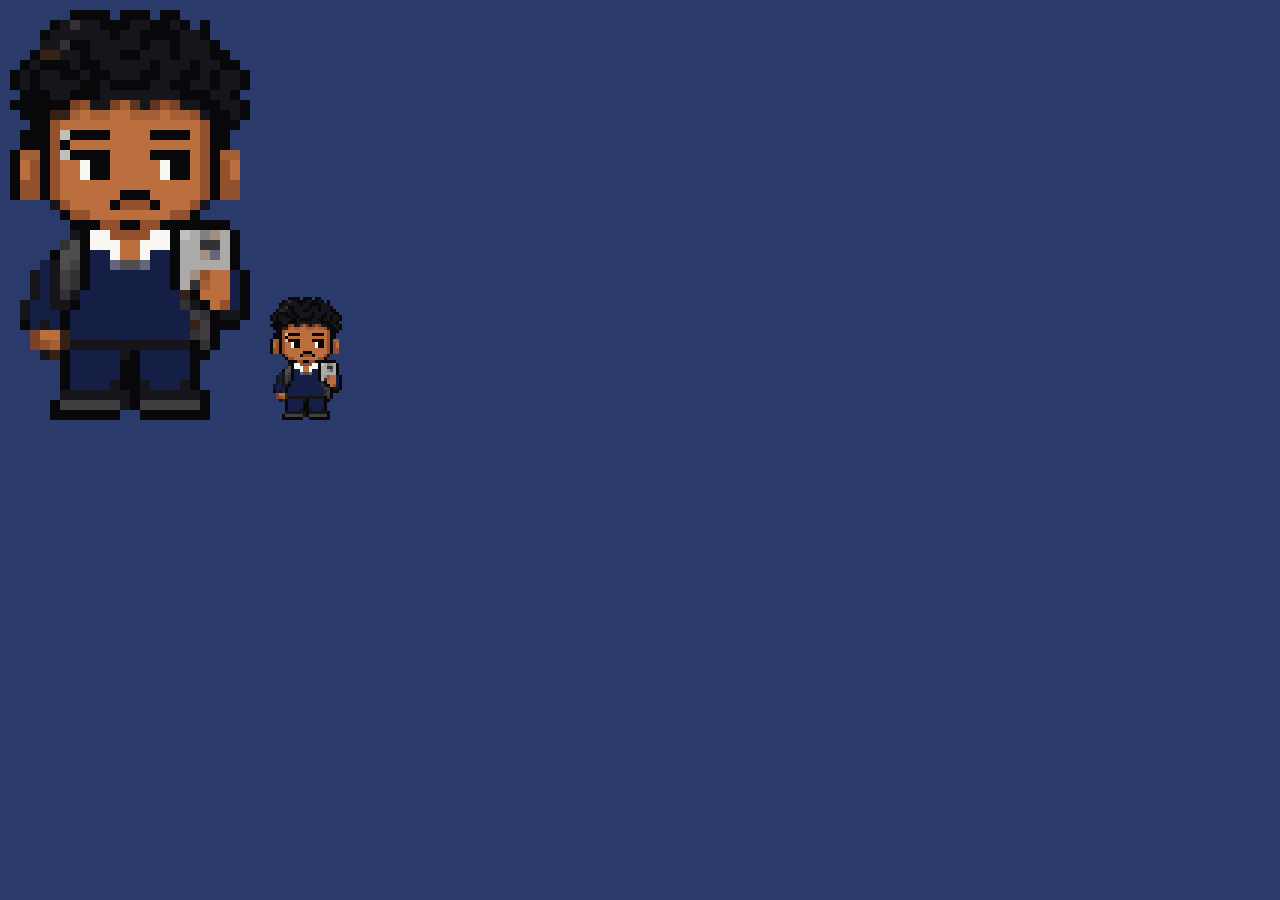
<file: tests/amostra-sprites.html>
<!doctype html><meta charset="utf-8"><title>sprites</title>
<style>body{margin:0;background:#2a3a6a;display:flex;gap:20px;padding:10px;align-items:flex-end}canvas{image-rendering:pixelated}</style>
<body><script src="../jogo/sprites.js"></script>
<script>
// avatar inteiro ampliado (10x) e tamanho real no site (3x)
[10,3].forEach(function(e){var c=document.createElement('canvas');c.width=24;c.height=41;c.style.width=(24*e)+'px';c.style.height=(41*e)+'px';document.body.appendChild(c);Sprites.desenhar(c.getContext('2d'),Sprites.astronauta.parado,0,0,1);});
</script>
</file>
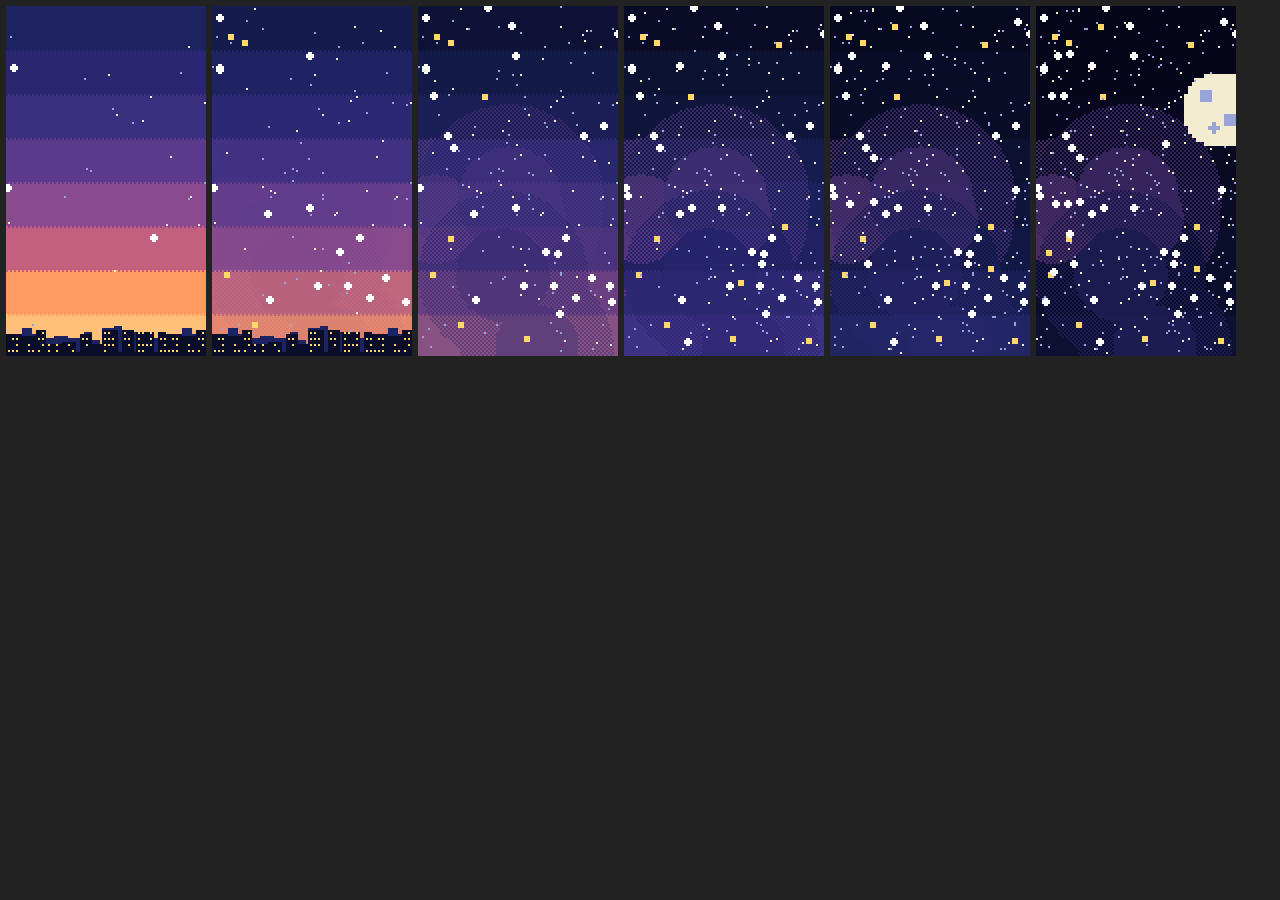
<file: tests/amostra.html>
<!doctype html><meta charset="utf-8"><title>amostra</title>
<style>body{margin:0;background:#222;display:flex;gap:6px;padding:6px}canvas{width:200px;height:350px;image-rendering:pixelated}</style>
<body><script src="../jogo/sprites.js"></script><script src="../jogo/ceu.js"></script>
<script>[0,0.2,0.4,0.6,0.8,1].forEach(function(t){var c=document.createElement('canvas');c.width=100;c.height=175;document.body.appendChild(c);
Ceu.desenhar(c.getContext('2d'),100,175,t,0,{celular:false,reduzido:true,mouseX:0,mouseY:0,alcance:4});});</script>
</file>
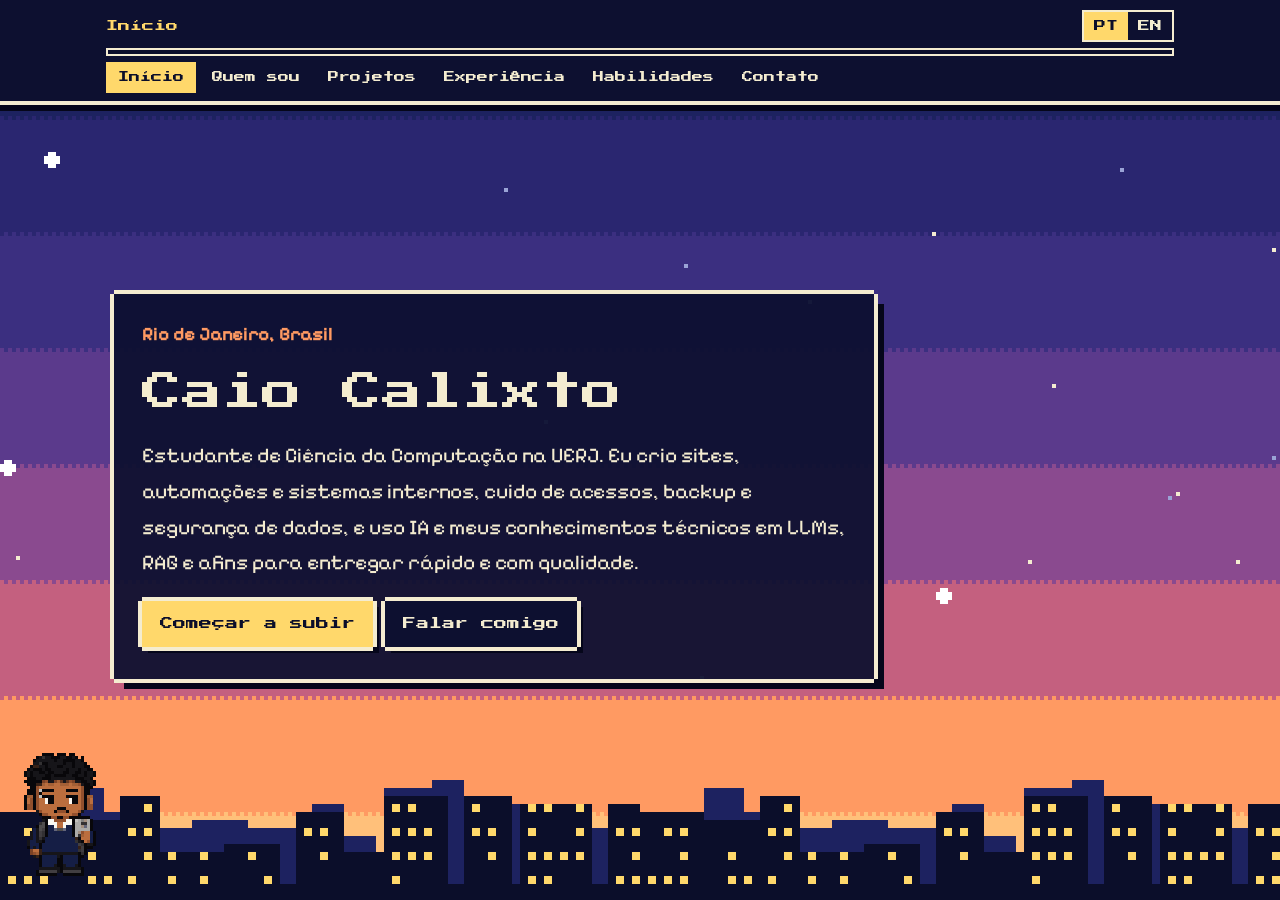
<file: tests/cena.html>
<!doctype html><meta charset="utf-8"><title>cena</title>
<style>html,body{margin:0;height:100%;overflow:hidden;background:#000}iframe{border:0;display:block}</style>
<body><script>
// Captura de tela: ?p=pt|en&f=<id da secao>. Carrega a pagina real, rola ate a secao e espera estabilizar.
var q = new URLSearchParams(location.search), f = document.createElement('iframe');
function medida(v, padrao) { return v ? (/^[0-9]+$/.test(v) ? v + 'px' : v) : padrao; }
f.style.width = medida(q.get('w'), '100vw'); f.style.height = medida(q.get('h'), '100vh');
f.src = (q.get('p') === 'en' ? '../en/index.html' : '../index.html'); document.body.appendChild(f);
f.onload = function () {
  var w = f.contentWindow, d = f.contentDocument; d.documentElement.style.scrollBehavior = 'auto';
  setTimeout(function () {
    var s = d.getElementById(q.get('f') || 'inicio'); if (s) w.scrollTo(0, s.getBoundingClientRect().top + w.scrollY - 60);
    setTimeout(function () { [].forEach.call(d.querySelectorAll('.digita'), function (e) { e.style.animation = 'none'; }); }, 1500);
  }, 800);
};
</script>
</file>
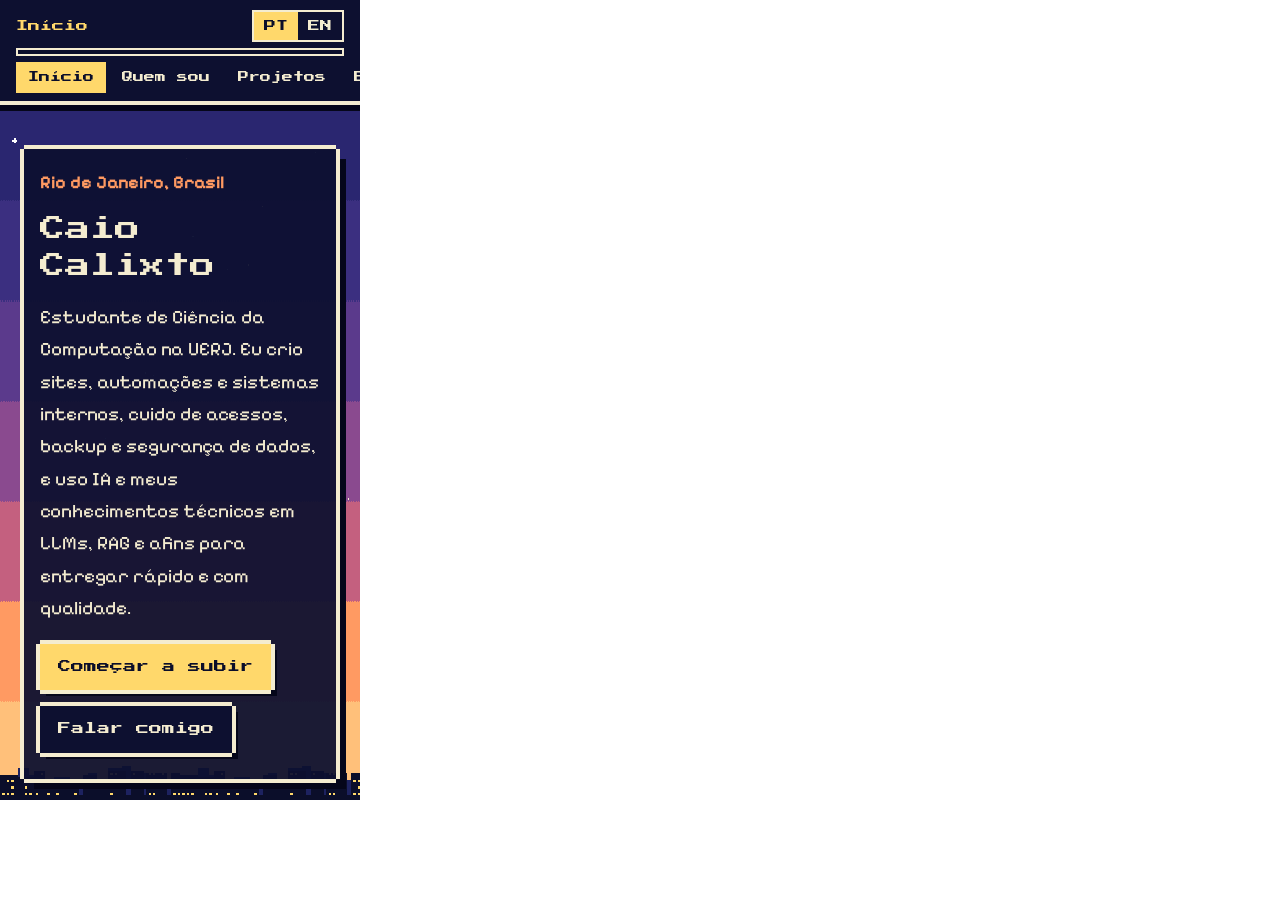
<file: tests/largura.html>
<!doctype html><meta charset="utf-8"><title>aguardando</title>
<body><script>
// Mede overflow horizontal das duas paginas em varias larguras. Um iframe de cada vez (mesma origem, via http):
// abrir todos juntos deixava a medicao instavel quando a maquina estava ocupada.
var paginas = ['../index.html', '../en/index.html'], larguras = [320, 360, 390, 768], falhas = [], fila = [];
paginas.forEach(function (p) { larguras.forEach(function (w) { fila.push([p, w]); }); });

function culpados(doc, w) {
  return [].slice.call(doc.querySelectorAll('body *')).filter(function (e) {
    return e.getBoundingClientRect().right > w + 1 && !e.closest('.fases');
  }).slice(0, 3).map(function (e) {
    var cs = e.ownerDocument.defaultView.getComputedStyle(e), r = e.getBoundingClientRect();
    return e.tagName + '#' + e.id + '.' + e.className + '(' + Math.round(r.right) + ' w=' + Math.round(r.width) + ' disp=' + cs.display + ' pos=' + cs.position + ')';
  });
}

function medir(url, w, proximo) {
  var f = document.createElement('iframe'), tentativas = 0;
  f.style.cssText = 'width:' + w + 'px;height:800px;border:0;position:absolute;left:0;top:0';
  function terminar() { f.remove(); proximo(); }
  function checar() {
    var doc = null;
    try { doc = f.contentDocument; } catch (e) {}
    if (!doc || doc.readyState !== 'complete' || !doc.documentElement || doc.location.href === 'about:blank') {
      if (++tentativas > 150) { falhas.push(url + ' @' + w + ': nao carregou'); return terminar(); }
      return setTimeout(checar, 100);
    }
    // espera o jogo.js/ceu.js terminarem de ajustar o layout antes de medir
    setTimeout(function () {
      var d = f.contentDocument.documentElement;
      if (d.scrollWidth > w) falhas.push(url + ' @' + w + ': scrollWidth ' + d.scrollWidth + ' culpados ' + culpados(f.contentDocument, w).join(','));
      terminar();
    }, 600);
  }
  f.src = url; document.body.appendChild(f); setTimeout(checar, 100);
}

function fim() { var r = falhas.length ? 'RESULTADO: FALHA ' + falhas.join(' | ') : 'RESULTADO: OK'; document.title = r; console.log(r); }
function proximo() { if (!fila.length) return fim(); var c = fila.shift(); medir(c[0], c[1], proximo); }
proximo();
</script>
</file>
<file: jogo/estilo.css>
/* Portfolio em formato de jogo. Tokens, HUD, painéis e tipografia pixel. */
@font-face{font-family:"Press Start 2P";src:url("fontes/press-start-2p.woff2") format("woff2");font-weight:400;font-display:swap}
@font-face{font-family:"Pixelify Sans";src:url("fontes/pixelify-400.woff2") format("woff2");font-weight:400;font-display:swap}
@font-face{font-family:"Pixelify Sans";src:url("fontes/pixelify-700.woff2") format("woff2");font-weight:700;font-display:swap}

:root{
  --noite:#0b0e2a;--indigo:#1d2260;--horizonte:#5b3a8c;--brasa:#ff9a62;--ouro:#ffd86b;--creme:#f4ecd0;
  --painel:#0d1030;--painel2:#141a4a;--sombra:#05061a;
  --titulo:"Press Start 2P","Courier New",monospace;
  --corpo:"Pixelify Sans","Courier New",monospace;
  --hud-altura:105px; /* o jogo.js ajusta para a altura medida do HUD */
}
*{box-sizing:border-box}
html{scroll-behavior:smooth;scroll-padding-top:calc(var(--hud-altura) + 16px)}
body{margin:0;color:var(--creme);font:400 19px/1.7 var(--corpo);background:linear-gradient(#ff9a62,#5b3a8c 30%,#0b0e2a) fixed;background-color:var(--noite);overflow-x:hidden}
a{color:var(--ouro)}
a:focus-visible,button:focus-visible{outline:4px solid var(--ouro);outline-offset:4px}
.pular{position:absolute;left:-999px;top:8px;background:var(--painel);color:var(--creme);padding:8px 12px;z-index:20}
.pular:focus{left:8px}

/* Fundo e personagem */
#ceu{position:fixed;inset:0;width:100%;height:100%;image-rendering:pixelated;z-index:-1}
#astronauta{display:none;position:fixed;left:24px;bottom:24px;width:72px;height:123px;image-rendering:pixelated;pointer-events:none;z-index:5;transition:transform .3s steps(4)}
#astronauta.pulo{transform:translateY(-24px)}
@keyframes balanca{from{transform:translateY(0)}to{transform:translateY(-4px)}}
#astronauta.sobe{animation:balanca .25s steps(2) infinite alternate}
@media(min-width:1280px){#astronauta{display:block}} /* abaixo disso ele cobriria o texto dos paineis */

/* HUD */
.hud{position:fixed;top:0;left:0;right:0;z-index:10;background:var(--painel);border-bottom:4px solid var(--creme);box-shadow:0 6px 0 var(--sombra)}
.hud-linha{display:flex;align-items:center;justify-content:space-between;gap:12px;padding:10px 16px 6px;max-width:1100px;margin:0 auto}
#hud-fase{font:400 12px/1.4 var(--titulo);color:var(--ouro);min-width:0;overflow:hidden;text-overflow:ellipsis;white-space:nowrap}
.idioma{display:inline-flex;border:2px solid var(--creme)}
.idioma a,.idioma span{font:400 12px/1 var(--titulo);padding:8px 10px;text-decoration:none;color:var(--creme)}
.idioma span{background:var(--ouro);color:var(--noite)}
.altitude{height:8px;margin:0 16px;max-width:1068px;background:var(--noite);border:2px solid var(--creme)}
@media(min-width:1100px){.altitude{margin:0 auto}}
.altitude span{display:block;height:100%;width:0;background:var(--brasa)}
.fases{display:flex;gap:4px;overflow-x:auto;padding:6px 16px 8px;max-width:1100px;margin:0 auto}
.fases a{flex:0 0 auto;font:400 11px/1 var(--titulo);padding:8px 10px;color:var(--creme);text-decoration:none;border:2px solid transparent}
.fases a:hover{border-color:var(--creme)}
.fases a[aria-current="true"]{background:var(--ouro);color:var(--noite)}

/* Estrutura */
main{max-width:1100px;margin:0 auto;padding:0 16px}
section{min-height:100vh;padding:calc(var(--hud-altura) + 32px) 0 64px;--acento:var(--ouro)}
section#inicio{--acento:var(--brasa);display:flex;flex-direction:column;justify-content:center}
section#fase-1{--acento:var(--ouro)}
section#fase-2{--acento:#7fe0ff}
section#fase-3{--acento:var(--brasa)}
section#fase-4{--acento:#c9a7ff}
section#contato{--acento:var(--ouro);display:flex;flex-direction:column;justify-content:center}

/* Painéis: borda de pixel (3 tamanhos), cantos em degraus, sombra dura */
.painel,.painel-item,.selo{background:color-mix(in srgb,var(--painel) 94%,transparent);max-width:760px;margin:12px 8px}
.painel{padding:24px 28px;box-shadow:0 -4px 0 0 var(--creme),0 4px 0 0 var(--creme),-4px 0 0 0 var(--creme),4px 0 0 0 var(--creme),10px 10px 0 0 var(--sombra)}
.painel-item{background:var(--painel2);padding:16px 20px 16px 28px;box-shadow:0 -2px 0 0 var(--creme),0 2px 0 0 var(--creme),-2px 0 0 0 var(--creme),2px 0 0 0 var(--creme),inset 8px 0 0 0 var(--acento),6px 6px 0 0 var(--sombra)}
.selo{background:var(--painel2);padding:12px 14px;box-shadow:0 -2px 0 0 var(--ouro),0 2px 0 0 var(--ouro),-2px 0 0 0 var(--ouro),2px 0 0 0 var(--ouro)}
.painel .painel-item{max-width:none;margin:16px 4px}
.painel>*:first-child{margin-top:0}
.painel>*:last-child{margin-bottom:0}

/* Tipografia */
h1,h2,h3{font-family:var(--titulo);font-weight:400;line-height:1.5;margin:0 0 16px;overflow-wrap:anywhere}
h1{font-size:clamp(24px,7vw,40px);color:var(--creme)}
h2{font-size:clamp(16px,4.2vw,24px);color:var(--ouro)}
h3{font-size:16px;color:var(--creme)}
.lead{font-size:21px;max-width:60ch}
.rotulo{color:var(--brasa);font-weight:700}
p{margin:0 0 12px;max-width:68ch}
ul.simples{margin:0;padding-left:22px}
.conquistas{list-style:none;margin:16px 0 0;padding:0;display:grid;grid-template-columns:repeat(auto-fit,minmax(min(100%,200px),1fr));gap:16px}
.selo b{display:block;font:400 14px/1.5 var(--titulo);color:var(--ouro);margin-bottom:6px}
.selo span{font-size:17px}
.grade{display:grid;grid-template-columns:repeat(auto-fit,minmax(min(100%,280px),1fr));gap:8px}
.etiquetas{display:flex;flex-wrap:wrap;gap:8px;margin:12px 0 0;padding:0;list-style:none}
.etiquetas li{font-size:15px;padding:2px 8px;border:2px solid var(--indigo);background:var(--noite)}

/* Botões */
.btn{display:inline-block;max-width:100%;overflow-wrap:anywhere;font:400 13px/1.4 var(--titulo);padding:14px 18px;margin:8px 12px 8px 0;text-decoration:none;color:var(--noite);background:var(--ouro);box-shadow:0 -4px 0 0 var(--creme),0 4px 0 0 var(--creme),-4px 0 0 0 var(--creme),4px 0 0 0 var(--creme),6px 6px 0 0 var(--sombra);transition:transform .1s steps(2)}
.btn.s{background:var(--painel);color:var(--creme)}
.btn:hover{transform:translateY(-2px)}
.btn:active{transform:translateY(2px)}

/* Título digitando (uma vez, aplicado pelo jogo.js) */
@keyframes digita{from{clip-path:inset(0 100% 0 0)}to{clip-path:inset(0 0 0 0)}}
.digita{animation:digita .4s steps(16) both}

footer{max-width:1100px;margin:0 auto;padding:24px 16px 48px}

@media(max-width:640px){
  body{font-size:18px}
  #astronauta{display:none}
  .painel{padding:18px 16px}
  .lead{font-size:19px}
}
@media(prefers-reduced-motion:reduce){
  html{scroll-behavior:auto}
  .digita{animation:none}
  .btn,#astronauta{transition:none}
  #astronauta.sobe{animation:none}
}

/* Numeros e anos no corpo: a Pixelify Sans confunde 5/S, 2/8 e 7/1; a Press Start 2P tem digitos inequivocos */
.num{font-family:var(--titulo);font-size:.72em;letter-spacing:.02em;white-space:nowrap}
.rotulo .num{font-size:.8em}
</file>
